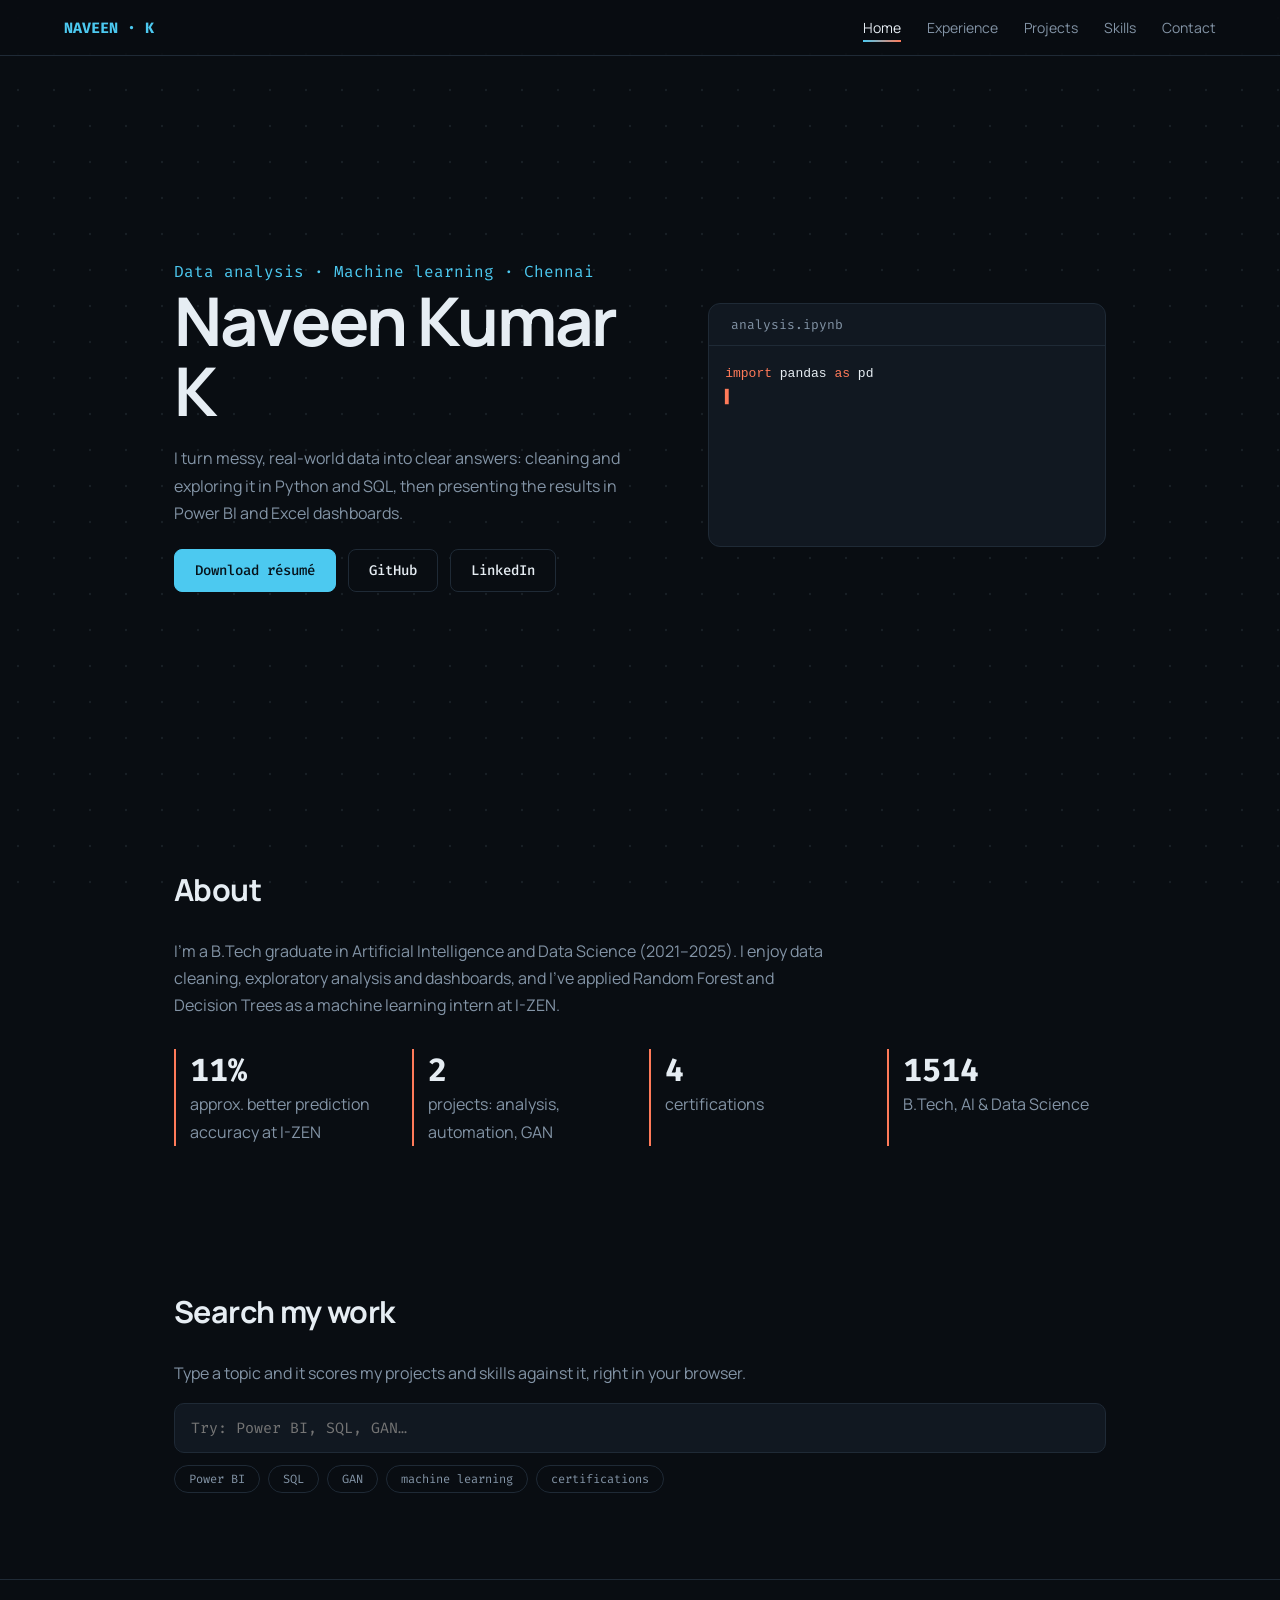
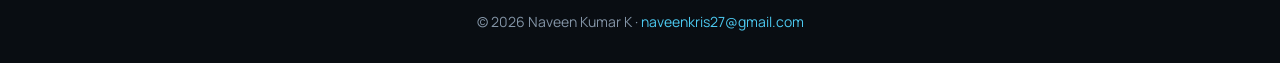
<file: index.html>
<!doctype html><html lang="en"><head><meta charset="utf-8"><meta name="viewport" content="width=device-width,initial-scale=1"><title>Home | Naveen Kumar K</title>
<meta name="description" content="Naveen Kumar K: data analysis, Python, SQL, Power BI and machine learning projects."><link rel="canonical" href="https://naveen27k.github.io/naveen-portfolio/">
<link rel="preconnect" href="https://fonts.googleapis.com"><link rel="preconnect" href="https://fonts.gstatic.com" crossorigin><link href="https://fonts.googleapis.com/css2?family=Manrope:wght@400;500;700;800&family=Fira+Code:wght@400;500&display=swap" rel="stylesheet">
<link rel="stylesheet" href="style.css"><script>try{sessionStorage.getItem("fxnav")&&document.documentElement.classList.add("fx-nav")}catch(e){}</script></head>
<body><canvas id="bg"></canvas><nav><a class="logo" href="index.html" data-l="Home">NAVEEN · K</a><button id="mb" aria-label="Menu">☰</button><ul><li><a href="index.html" class=on>Home</a></li><li><a href="experience.html">Experience</a></li><li><a href="projects.html">Projects</a></li><li><a href="skills.html">Skills</a></li><li><a href="contact.html">Contact</a></li></ul></nav><main><section class="hero"><div><p class="mono a">Data analysis · Machine learning · Chennai</p><h1>Naveen Kumar K</h1>
<p class="l mu">I turn messy, real-world data into clear answers: cleaning and exploring it in Python and SQL, then presenting the results in Power BI and Excel dashboards.</p>
<div class="btns"><a class="btn p" href="Naveen-Kumar-K-Resume.pdf">Download résumé</a><a class="btn" href="https://github.com/Naveen27K/">GitHub</a><a class="btn" href="https://www.linkedin.com/in/Naveen-kumar-k">LinkedIn</a></div></div>
<div class="nb"><header>&nbsp;analysis.ipynb</header><pre id="typed"></pre></div></section>
<section class="rev"><h2>About</h2><p class="mu" style="max-width:66ch">I'm a B.Tech graduate in Artificial Intelligence and Data Science (2021–2025). I enjoy data cleaning, exploratory analysis and dashboards, and I've applied Random Forest and Decision Trees as a machine learning intern at I-ZEN.</p>
<div class="stats"><div class="stat"><b>15%</b><span class="mu">approx. better prediction accuracy at I-ZEN</span></div><div class="stat"><b>3</b><span class="mu">projects: analysis, automation, GAN</span></div><div class="stat"><b>5</b><span class="mu">certifications</span></div><div class="stat"><b>2025</b><span class="mu">B.Tech, AI &amp; Data Science</span></div></div></section>
<section class="rev" id="index"><h2>Search my work</h2><p class="mu" style="margin-bottom:16px">Type a topic and it scores my projects and skills against it, right in your browser.</p><input id="q" placeholder="Try: Power BI, SQL, GAN…" aria-label="Search"><div class="cp"><button>Power BI</button><button>SQL</button><button>GAN</button><button>machine learning</button><button>certifications</button></div><div class="res" id="res" aria-live="polite"></div></section></main>
<footer>© 2026 Naveen Kumar K · <a class="a" href="mailto:naveenkris27@gmail.com">naveenkris27@gmail.com</a></footer><script src="main.js"></script></body></html>
</file>
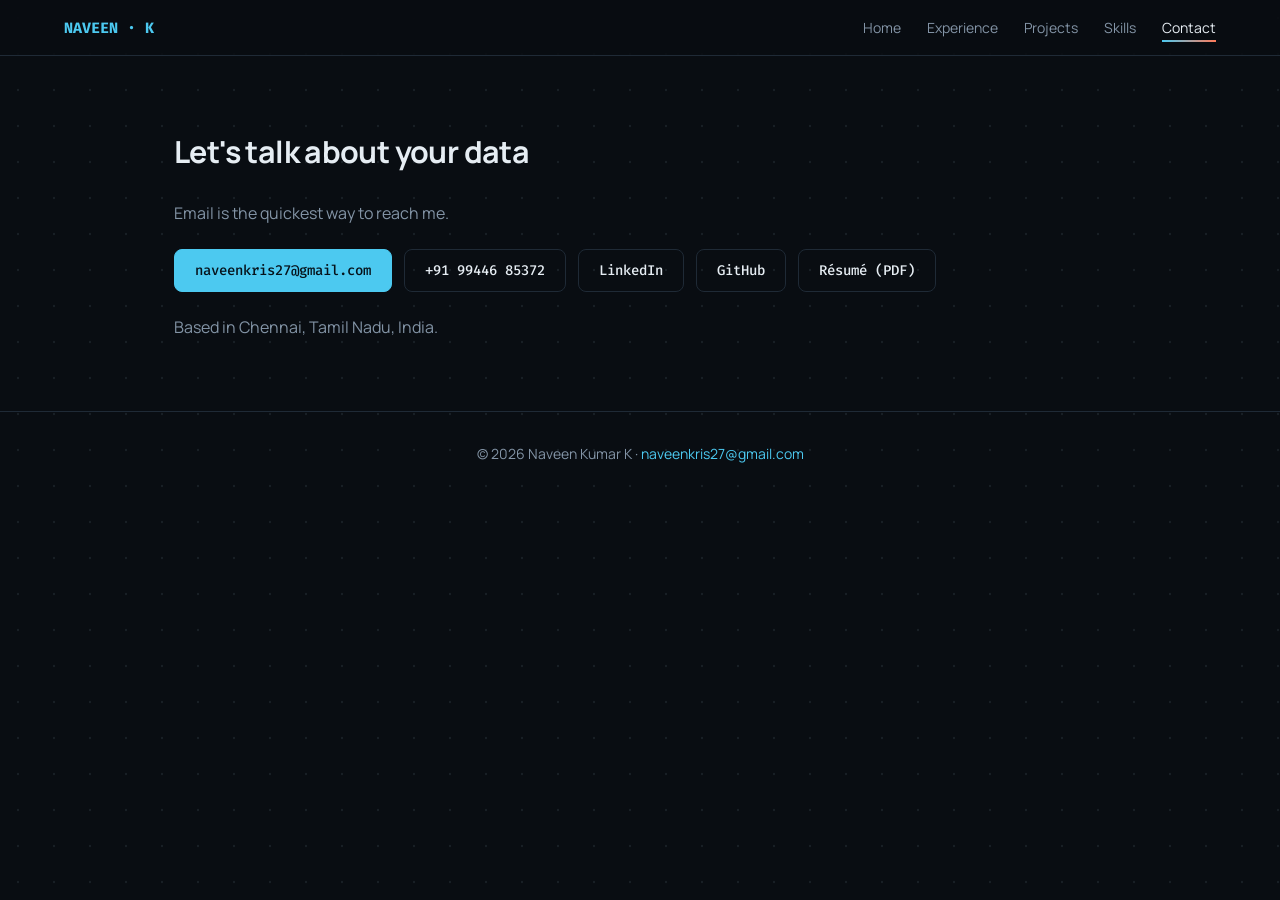
<file: contact.html>
<!doctype html><html lang="en"><head><meta charset="utf-8"><meta name="viewport" content="width=device-width,initial-scale=1"><title>Contact | Naveen Kumar K</title>
<meta name="description" content="Naveen Kumar K: data analysis, Python, SQL, Power BI and machine learning projects."><link rel="canonical" href="https://naveen27k.github.io/naveen-portfolio/contact.html">
<link rel="preconnect" href="https://fonts.googleapis.com"><link rel="preconnect" href="https://fonts.gstatic.com" crossorigin><link href="https://fonts.googleapis.com/css2?family=Manrope:wght@400;500;700;800&family=Fira+Code:wght@400;500&display=swap" rel="stylesheet">
<link rel="stylesheet" href="style.css"><script>try{sessionStorage.getItem("fxnav")&&document.documentElement.classList.add("fx-nav")}catch(e){}</script></head>
<body><canvas id="bg"></canvas><nav><a class="logo" href="index.html" data-l="Home">NAVEEN · K</a><button id="mb" aria-label="Menu">☰</button><ul><li><a href="index.html">Home</a></li><li><a href="experience.html">Experience</a></li><li><a href="projects.html">Projects</a></li><li><a href="skills.html">Skills</a></li><li><a href="contact.html" class=on>Contact</a></li></ul></nav><main><section><h2>Let's talk about your data</h2><p class="mu">Email is the quickest way to reach me.</p><div class="btns"><a class="btn p" href="mailto:naveenkris27@gmail.com">naveenkris27@gmail.com</a><a class="btn" href="tel:+919944685372">+91 99446 85372</a><a class="btn" href="https://www.linkedin.com/in/Naveen-kumar-k">LinkedIn</a><a class="btn" href="https://github.com/Naveen27K/">GitHub</a><a class="btn" href="Naveen-Kumar-K-Resume.pdf">Résumé (PDF)</a></div><p class="mu" style="margin-top:22px">Based in Chennai, Tamil Nadu, India.</p></section></main>
<footer>© 2026 Naveen Kumar K · <a class="a" href="mailto:naveenkris27@gmail.com">naveenkris27@gmail.com</a></footer><script src="main.js"></script></body></html>
</file>
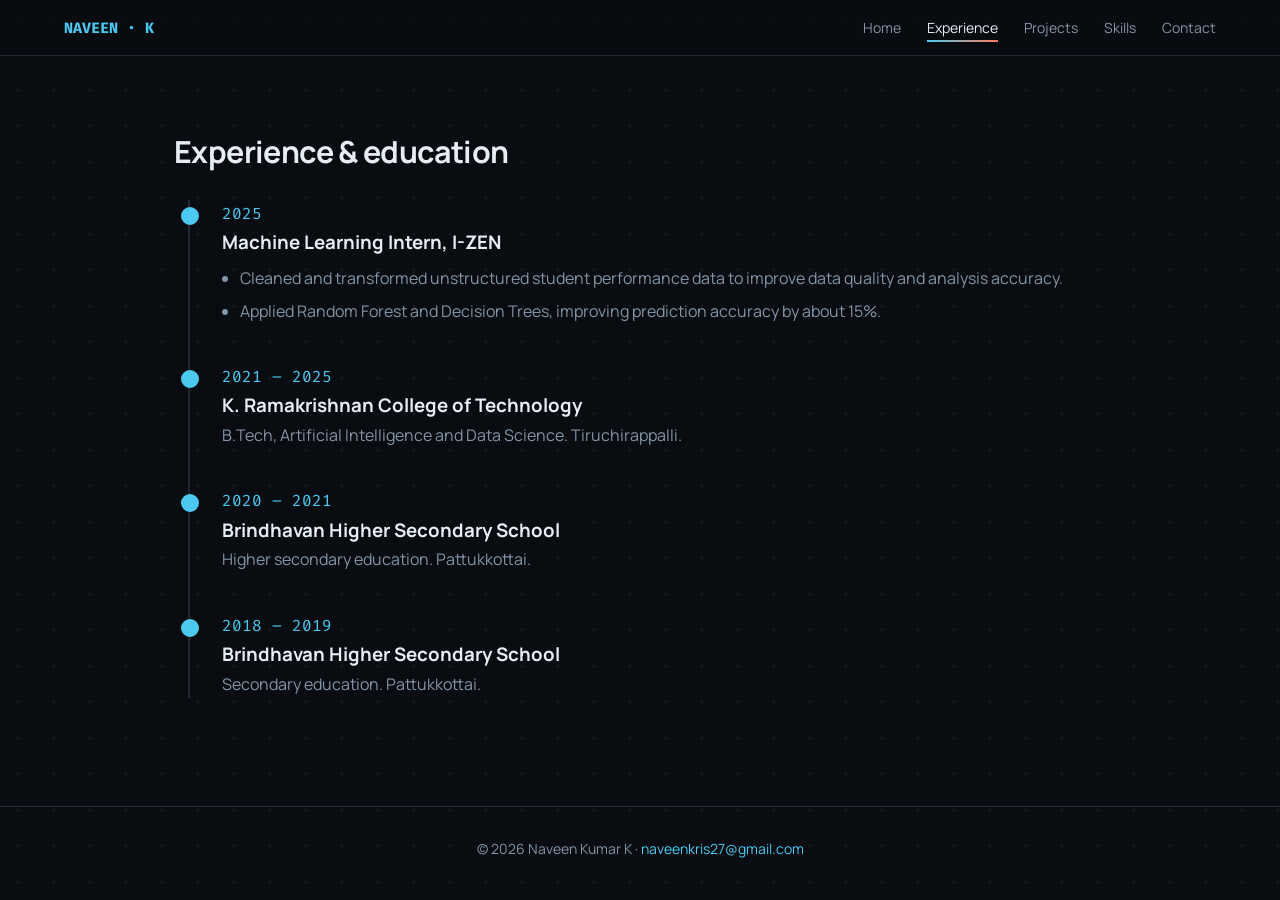
<file: experience.html>
<!doctype html><html lang="en"><head><meta charset="utf-8"><meta name="viewport" content="width=device-width,initial-scale=1"><title>Experience | Naveen Kumar K</title>
<meta name="description" content="Naveen Kumar K: data analysis, Python, SQL, Power BI and machine learning projects."><link rel="canonical" href="https://naveen27k.github.io/naveen-portfolio/experience.html">
<link rel="preconnect" href="https://fonts.googleapis.com"><link rel="preconnect" href="https://fonts.gstatic.com" crossorigin><link href="https://fonts.googleapis.com/css2?family=Manrope:wght@400;500;700;800&family=Fira+Code:wght@400;500&display=swap" rel="stylesheet">
<link rel="stylesheet" href="style.css"><script>try{sessionStorage.getItem("fxnav")&&document.documentElement.classList.add("fx-nav")}catch(e){}</script></head>
<body><canvas id="bg"></canvas><nav><a class="logo" href="index.html" data-l="Home">NAVEEN · K</a><button id="mb" aria-label="Menu">☰</button><ul><li><a href="index.html">Home</a></li><li><a href="experience.html" class=on>Experience</a></li><li><a href="projects.html">Projects</a></li><li><a href="skills.html">Skills</a></li><li><a href="contact.html">Contact</a></li></ul></nav><main><section><h2>Experience &amp; education</h2><div class="rail"><div class="fill"></div>
<div class="node"><p class="mono a">2025</p><h3>Machine Learning Intern, I-ZEN</h3><ul><li>Cleaned and transformed unstructured student performance data to improve data quality and analysis accuracy.</li><li>Applied Random Forest and Decision Trees, improving prediction accuracy by about 15%.</li></ul></div>
<div class="node"><p class="mono a">2021 – 2025</p><h3>K. Ramakrishnan College of Technology</h3><p class="mu">B.Tech, Artificial Intelligence and Data Science. Tiruchirappalli.</p></div>
<div class="node"><p class="mono a">2020 – 2021</p><h3>Brindhavan Higher Secondary School</h3><p class="mu">Higher secondary education. Pattukkottai.</p></div>
<div class="node"><p class="mono a">2018 – 2019</p><h3>Brindhavan Higher Secondary School</h3><p class="mu">Secondary education. Pattukkottai.</p></div></div></section></main>
<footer>© 2026 Naveen Kumar K · <a class="a" href="mailto:naveenkris27@gmail.com">naveenkris27@gmail.com</a></footer><script src="main.js"></script></body></html>
</file>
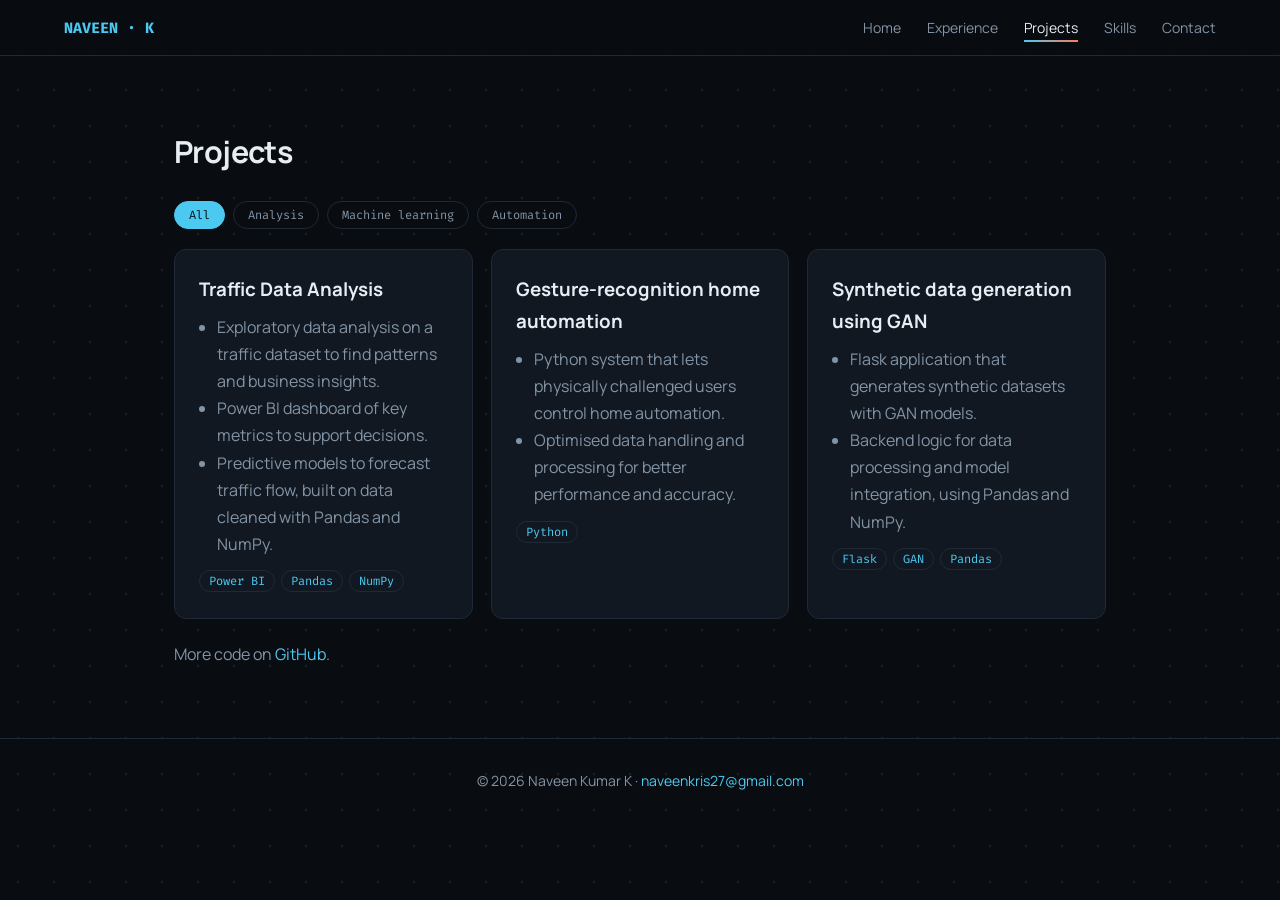
<file: projects.html>
<!doctype html><html lang="en"><head><meta charset="utf-8"><meta name="viewport" content="width=device-width,initial-scale=1"><title>Projects | Naveen Kumar K</title>
<meta name="description" content="Naveen Kumar K: data analysis, Python, SQL, Power BI and machine learning projects."><link rel="canonical" href="https://naveen27k.github.io/naveen-portfolio/projects.html">
<link rel="preconnect" href="https://fonts.googleapis.com"><link rel="preconnect" href="https://fonts.gstatic.com" crossorigin><link href="https://fonts.googleapis.com/css2?family=Manrope:wght@400;500;700;800&family=Fira+Code:wght@400;500&display=swap" rel="stylesheet">
<link rel="stylesheet" href="style.css"><script>try{sessionStorage.getItem("fxnav")&&document.documentElement.classList.add("fx-nav")}catch(e){}</script></head>
<body><canvas id="bg"></canvas><nav><a class="logo" href="index.html" data-l="Home">NAVEEN · K</a><button id="mb" aria-label="Menu">☰</button><ul><li><a href="index.html">Home</a></li><li><a href="experience.html">Experience</a></li><li><a href="projects.html" class=on>Projects</a></li><li><a href="skills.html">Skills</a></li><li><a href="contact.html">Contact</a></li></ul></nav><main><section><h2>Projects</h2><div class="fl"><button class="on" data-f="all">All</button><button data-f="an">Analysis</button><button data-f="ml">Machine learning</button><button data-f="au">Automation</button></div><div class="cards">
<div class="card rev" data-c="an"><h3>Traffic Data Analysis</h3><ul><li>Exploratory data analysis on a traffic dataset to find patterns and business insights.</li><li>Power BI dashboard of key metrics to support decisions.</li><li>Predictive models to forecast traffic flow, built on data cleaned with Pandas and NumPy.</li></ul><span class="tag">Power BI</span><span class="tag">Pandas</span><span class="tag">NumPy</span></div>
<div class="card rev" data-c="au"><h3>Gesture-recognition home automation</h3><ul><li>Python system that lets physically challenged users control home automation.</li><li>Optimised data handling and processing for better performance and accuracy.</li></ul><span class="tag">Python</span></div>
<div class="card rev" data-c="ml"><h3>Synthetic data generation using GAN</h3><ul><li>Flask application that generates synthetic datasets with GAN models.</li><li>Backend logic for data processing and model integration, using Pandas and NumPy.</li></ul><span class="tag">Flask</span><span class="tag">GAN</span><span class="tag">Pandas</span></div></div>
<p class="mu" style="margin-top:22px">More code on <a class="a" href="https://github.com/Naveen27K/">GitHub</a>.</p></section></main>
<footer>© 2026 Naveen Kumar K · <a class="a" href="mailto:naveenkris27@gmail.com">naveenkris27@gmail.com</a></footer><script src="main.js"></script></body></html>
</file>
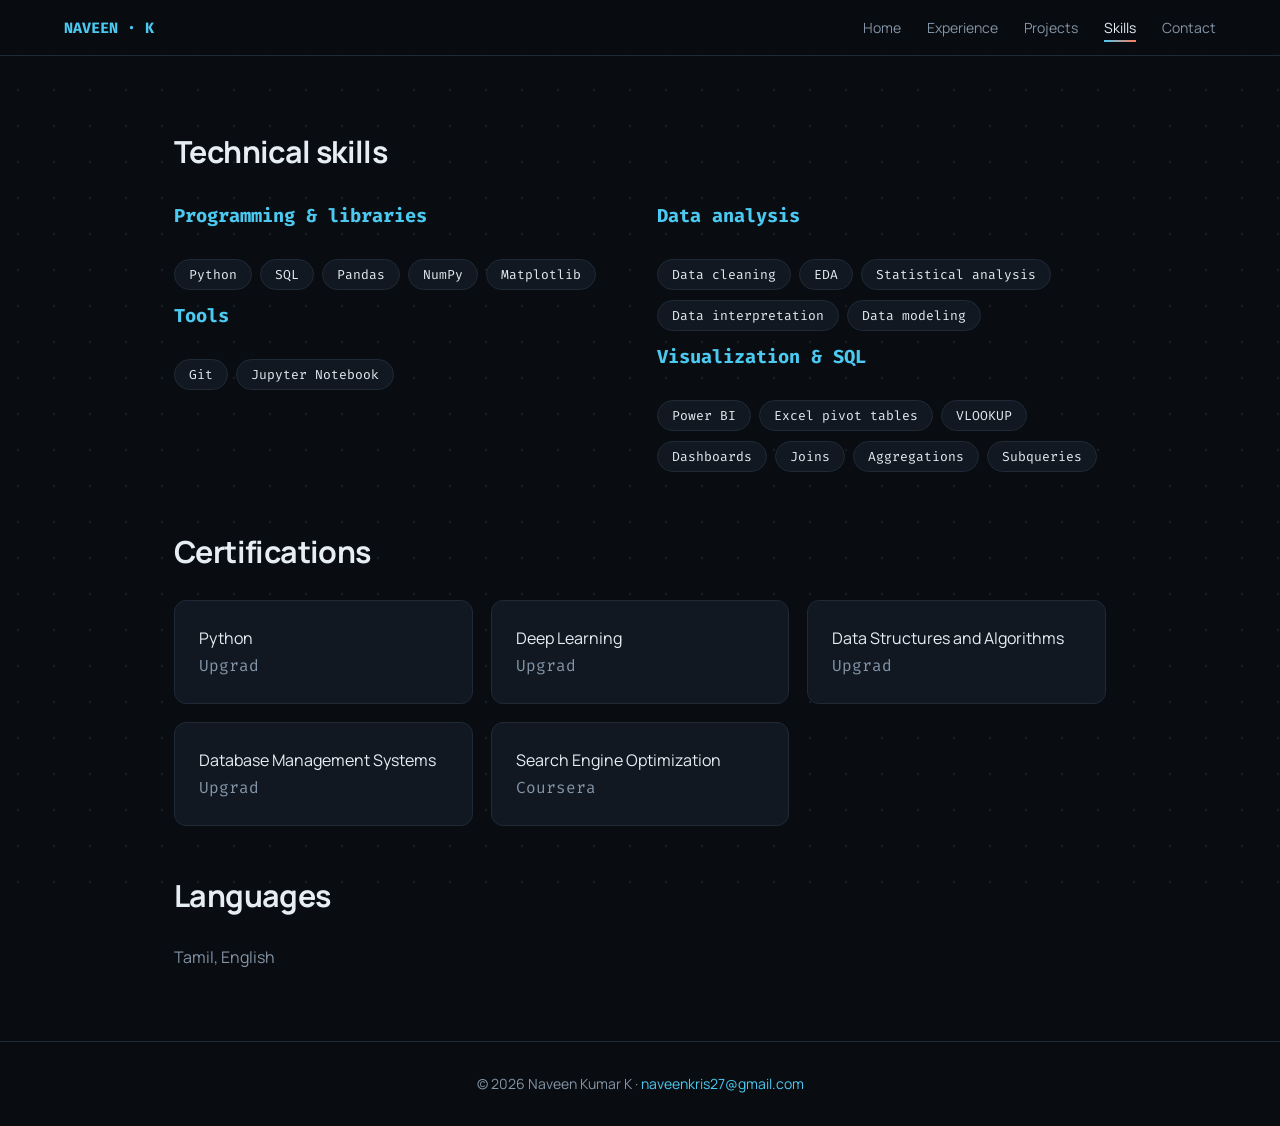
<file: skills.html>
<!doctype html><html lang="en"><head><meta charset="utf-8"><meta name="viewport" content="width=device-width,initial-scale=1"><title>Skills | Naveen Kumar K</title>
<meta name="description" content="Naveen Kumar K: data analysis, Python, SQL, Power BI and machine learning projects."><link rel="canonical" href="https://naveen27k.github.io/naveen-portfolio/skills.html">
<link rel="preconnect" href="https://fonts.googleapis.com"><link rel="preconnect" href="https://fonts.gstatic.com" crossorigin><link href="https://fonts.googleapis.com/css2?family=Manrope:wght@400;500;700;800&family=Fira+Code:wght@400;500&display=swap" rel="stylesheet">
<link rel="stylesheet" href="style.css"><script>try{sessionStorage.getItem("fxnav")&&document.documentElement.classList.add("fx-nav")}catch(e){}</script></head>
<body><canvas id="bg"></canvas><nav><a class="logo" href="index.html" data-l="Home">NAVEEN · K</a><button id="mb" aria-label="Menu">☰</button><ul><li><a href="index.html">Home</a></li><li><a href="experience.html">Experience</a></li><li><a href="projects.html">Projects</a></li><li><a href="skills.html" class=on>Skills</a></li><li><a href="contact.html">Contact</a></li></ul></nav><main><section><h2>Technical skills</h2><div class="grid2"><div class="rev"><h3 class="a mono">Programming &amp; libraries</h3><br><div class="chips"><span>Python</span><span>SQL</span><span>Pandas</span><span>NumPy</span><span>Matplotlib</span></div><h3 class="a mono">Tools</h3><br><div class="chips"><span>Git</span><span>Jupyter Notebook</span></div></div>
<div class="rev"><h3 class="a mono">Data analysis</h3><br><div class="chips"><span>Data cleaning</span><span>EDA</span><span>Statistical analysis</span><span>Data interpretation</span><span>Data modeling</span></div><h3 class="a mono">Visualization &amp; SQL</h3><br><div class="chips"><span>Power BI</span><span>Excel pivot tables</span><span>VLOOKUP</span><span>Dashboards</span><span>Joins</span><span>Aggregations</span><span>Subqueries</span></div></div></div>
<h2 style="margin-top:44px">Certifications</h2><div class="cards"><div class="card rev">Python<p class="mu mono">Upgrad</p></div><div class="card rev">Deep Learning<p class="mu mono">Upgrad</p></div><div class="card rev">Data Structures and Algorithms<p class="mu mono">Upgrad</p></div><div class="card rev">Database Management Systems<p class="mu mono">Upgrad</p></div><div class="card rev">Search Engine Optimization<p class="mu mono">Coursera</p></div></div>
<h2 style="margin-top:44px">Languages</h2><p class="mu">Tamil, English</p></section></main>
<footer>© 2026 Naveen Kumar K · <a class="a" href="mailto:naveenkris27@gmail.com">naveenkris27@gmail.com</a></footer><script src="main.js"></script></body></html>
</file>
<file: style.css>
:root{--bg:#090d12;--pn:#111821;--ln:#1f2a36;--tx:#e6edf3;--mu:#8394a6;--a:#4cc9f0;--b:#ff7a59;--mono:'Fira Code',ui-monospace,Consolas,monospace;--sans:'Manrope',system-ui,sans-serif;--e:cubic-bezier(.22,.68,0,1)}
*{box-sizing:border-box;margin:0}html{scroll-behavior:smooth}
body{background:var(--bg);color:var(--tx);font:16px/1.7 var(--sans);overflow-x:hidden}
a{color:inherit;text-decoration:none}:focus-visible{outline:2px solid var(--a);outline-offset:3px}::selection{background:var(--a);color:#06121a}
html.fx-nav body:before{content:'';position:fixed;inset:0;z-index:1000;background:var(--pn)}
#bg{position:fixed;inset:0;z-index:0;pointer-events:none}main,footer,nav{position:relative;z-index:1}
#fx{position:fixed;inset:0;z-index:1000;pointer-events:none;display:flex}
#fx i{flex:1;background:var(--pn);transform:scaleY(1);transition:transform .6s var(--e)}
#fx i:nth-child(odd){transform-origin:top}#fx i:nth-child(even){transform-origin:bottom}
#fx i:nth-child(2){transition-delay:.05s}#fx i:nth-child(3){transition-delay:.1s}#fx i:nth-child(4){transition-delay:.15s}#fx i:nth-child(5){transition-delay:.2s}#fx i:nth-child(6){transition-delay:.25s}
#fx.open i{transform:scaleY(0)}#fx.open i:nth-child(odd){transform-origin:bottom}#fx.open i:nth-child(even){transform-origin:top}
#fx b{position:absolute;inset:0;z-index:1;display:grid;place-items:center;font:700 clamp(2rem,7vw,4.5rem) var(--sans);background:linear-gradient(100deg,var(--a),var(--b));-webkit-background-clip:text;background-clip:text;color:transparent;opacity:0;transform:scale(.94);transition:opacity .25s,transform .5s var(--e)}
#fx:not(.open) b{opacity:1;transform:none;transition-delay:.35s}
#fx:after{content:'';position:absolute;left:50%;top:50%;width:80vmin;height:80vmin;margin:-40vmin 0 0 -40vmin;border-radius:50%;background:radial-gradient(circle,rgba(76,201,240,.24),rgba(255,122,89,.12) 45%,transparent 70%);opacity:0;transform:scale(.6);transition:opacity .4s,transform .8s var(--e)}
#fx:not(.open):after{opacity:1;transform:none;transition-delay:.3s;animation:pl 1.8s ease-in-out 1s infinite}@keyframes pl{50%{transform:scale(1.12)}}
#pb{position:fixed;top:0;left:0;right:0;height:3px;z-index:60;transform:scaleX(0);transform-origin:left;background:linear-gradient(90deg,var(--a),var(--b))}
nav{position:sticky;top:0;z-index:50;display:flex;justify-content:space-between;align-items:center;padding:14px 5vw;background:#090d12cc;backdrop-filter:blur(12px);border-bottom:1px solid var(--ln);transition:transform .4s var(--e)}nav.hid{transform:translateY(-100%)}
.logo{font:700 15px var(--mono);color:var(--a)}nav ul{display:flex;gap:26px;list-style:none;padding:0}nav ul a{color:var(--mu);font-size:14px;position:relative;transition:color .2s}nav ul a:hover,nav ul a.on{color:var(--tx)}
nav ul a:after{content:'';position:absolute;left:0;bottom:-5px;height:2px;width:100%;background:linear-gradient(90deg,var(--a),var(--b));transform:scaleX(0);transform-origin:left;transition:transform .3s}nav ul a:hover:after,nav ul a.on:after{transform:scaleX(1)}
#mb{display:none;background:none;border:1px solid var(--ln);color:var(--tx);font-size:20px;padding:2px 10px;border-radius:6px}
main{max-width:1060px;margin:auto;padding:0 5vw}section{padding:70px 0}
h1{font-size:clamp(2.2rem,5.6vw,4.2rem);line-height:1.04;letter-spacing:-.035em}h2{font-size:1.9rem;letter-spacing:-.02em;margin-bottom:22px}
.mono{font-family:var(--mono)}.mu{color:var(--mu)}.a{color:var(--a)}
.g{background:linear-gradient(100deg,var(--a),var(--b));-webkit-background-clip:text;background-clip:text;color:transparent}
.hero{display:grid;grid-template-columns:1.1fr .9fr;gap:48px;align-items:center;min-height:82vh}.hero p.l{max-width:54ch;margin:20px 0}
.ch{display:inline-block;opacity:0;transform:translateY(70%) rotate(7deg);animation:ch .8s var(--e) forwards;animation-delay:calc(var(--i)*50ms + .5s)}@keyframes ch{to{opacity:1;transform:none}}
@keyframes up{from{opacity:0;transform:translateY(24px)}}.hero>div>*:not(h1){animation:up .8s .9s both}.hero .nb{animation:up 1s 1.1s both}
.btns{display:flex;flex-wrap:wrap;gap:12px;margin-top:22px}.btn{padding:11px 20px;border:1px solid var(--ln);border-radius:8px;font:500 14px var(--mono);transition:transform .2s ease-out,border-color .2s,box-shadow .25s}.btn.p{background:var(--a);color:#06121a;border-color:var(--a)}.btn:hover{border-color:var(--a);box-shadow:0 10px 28px -12px var(--a)}
.nb{background:var(--pn);border:1px solid var(--ln);border-radius:12px;font:13px/1.8 var(--mono);overflow:hidden}.nb header{padding:9px 14px;border-bottom:1px solid var(--ln);color:var(--mu)}.nb pre{padding:16px;min-height:200px;white-space:pre-wrap}.cur{animation:bl 1s steps(2) infinite;color:var(--b)}@keyframes bl{50%{opacity:0}}
.k{color:var(--b)}.s{color:#9be28a}
.stats,.cards,.grid2{display:grid;gap:18px}.stats{grid-template-columns:repeat(auto-fit,minmax(170px,1fr));margin-top:30px}.cards{grid-template-columns:repeat(auto-fit,minmax(290px,1fr))}.grid2{grid-template-columns:repeat(auto-fit,minmax(300px,1fr));gap:34px}
.stat{border-left:2px solid var(--b);padding-left:14px}.stat b{font:700 2rem var(--mono);display:block}
.card{position:relative;background:var(--pn);border:1px solid var(--ln);border-radius:12px;padding:24px;overflow:hidden;transition:transform .3s ease-out,border-color .25s,box-shadow .3s}.card:hover{border-color:var(--a);box-shadow:0 18px 40px -22px var(--a)}
.card.h{display:none}.sp{position:absolute;inset:0;pointer-events:none;opacity:0;transition:opacity .3s;background:radial-gradient(280px circle at var(--mx,50%) var(--my,50%),rgba(76,201,240,.13),transparent 70%)}.card:hover .sp{opacity:1}
.card ul{padding-left:18px;color:var(--mu);margin-top:8px}.tag{display:inline-block;font:12px var(--mono);color:var(--a);border:1px solid var(--ln);padding:2px 9px;border-radius:99px;margin:12px 6px 0 0}
.rev{opacity:0;filter:blur(8px);transform:translateY(24px);transition:opacity .8s,filter .8s,transform .8s var(--e)}.rev.v{opacity:1;filter:none;transform:none}.card.rev.v{transition:opacity .8s,filter .8s,transform .3s ease-out,border-color .25s,box-shadow .3s}
.chips span{display:inline-block;margin:0 8px 10px 0;padding:6px 14px;border:1px solid var(--ln);border-radius:99px;font:13px var(--mono);background:var(--pn);opacity:0;transform:scale(.8);transition:.5s var(--e)}.v .chips span,.chips.v span{opacity:1;transform:none}
#q{width:100%;padding:14px 16px;background:var(--pn);border:1px solid var(--ln);border-radius:10px;color:var(--tx);font:15px var(--mono)}.cp button,.fl button{background:none;border:1px solid var(--ln);color:var(--mu);font:12px var(--mono);padding:5px 14px;border-radius:99px;margin:12px 8px 0 0;cursor:pointer}.cp button:hover,.fl .on{color:#06121a;background:var(--a);border-color:var(--a)}.fl{margin-bottom:20px}.fl button{margin:0 8px 0 0}
.res{margin-top:16px;display:grid;gap:10px}.hit{display:flex;justify-content:space-between;gap:16px;background:var(--pn);border:1px solid var(--ln);border-radius:10px;padding:14px 18px;animation:pop .3s}.hit span{font:13px var(--mono);color:var(--b)}@keyframes pop{from{opacity:0;transform:translateX(-10px)}}
.rail{position:relative;margin-left:14px;padding-left:34px}.rail:before,.rail .fill{content:'';position:absolute;left:0;top:0;width:2px;background:var(--ln);height:100%}.rail .fill{background:linear-gradient(var(--a),var(--b));height:0}
.node{position:relative;margin-bottom:38px;opacity:0;transform:translateX(-26px);transition:.7s var(--e)}.node.v{opacity:1;transform:none}.node:before{content:'';position:absolute;left:-41px;top:7px;width:14px;height:14px;border-radius:50%;background:var(--bg);border:2px solid var(--ln);transition:.4s}.node.v:before{border-color:var(--a);background:var(--a)}
.node ul{padding-left:18px;color:var(--mu)}.node li{margin:6px 0}
footer{border-top:1px solid var(--ln);padding:30px 5vw;text-align:center;color:var(--mu);font-size:14px}
@media(max-width:780px){.hero{grid-template-columns:1fr}#mb{display:block}nav ul{display:none;position:absolute;top:100%;left:0;right:0;flex-direction:column;background:var(--bg);padding:16px 5vw;border-bottom:1px solid var(--ln)}nav ul.o{display:flex}}
@media(prefers-reduced-motion:reduce){#fx,#pb{display:none}.rev,.node,.chips span{opacity:1;filter:none;transform:none}.ch{opacity:1;transform:none}*{animation:none!important;transition:none!important}}

.w{display:inline-block;white-space:nowrap}.hero>div{min-width:0}h1{overflow-wrap:normal;word-break:keep-all}
@media(max-width:480px){h1{font-size:clamp(1.9rem,11vw,2.6rem)}}
</file>
